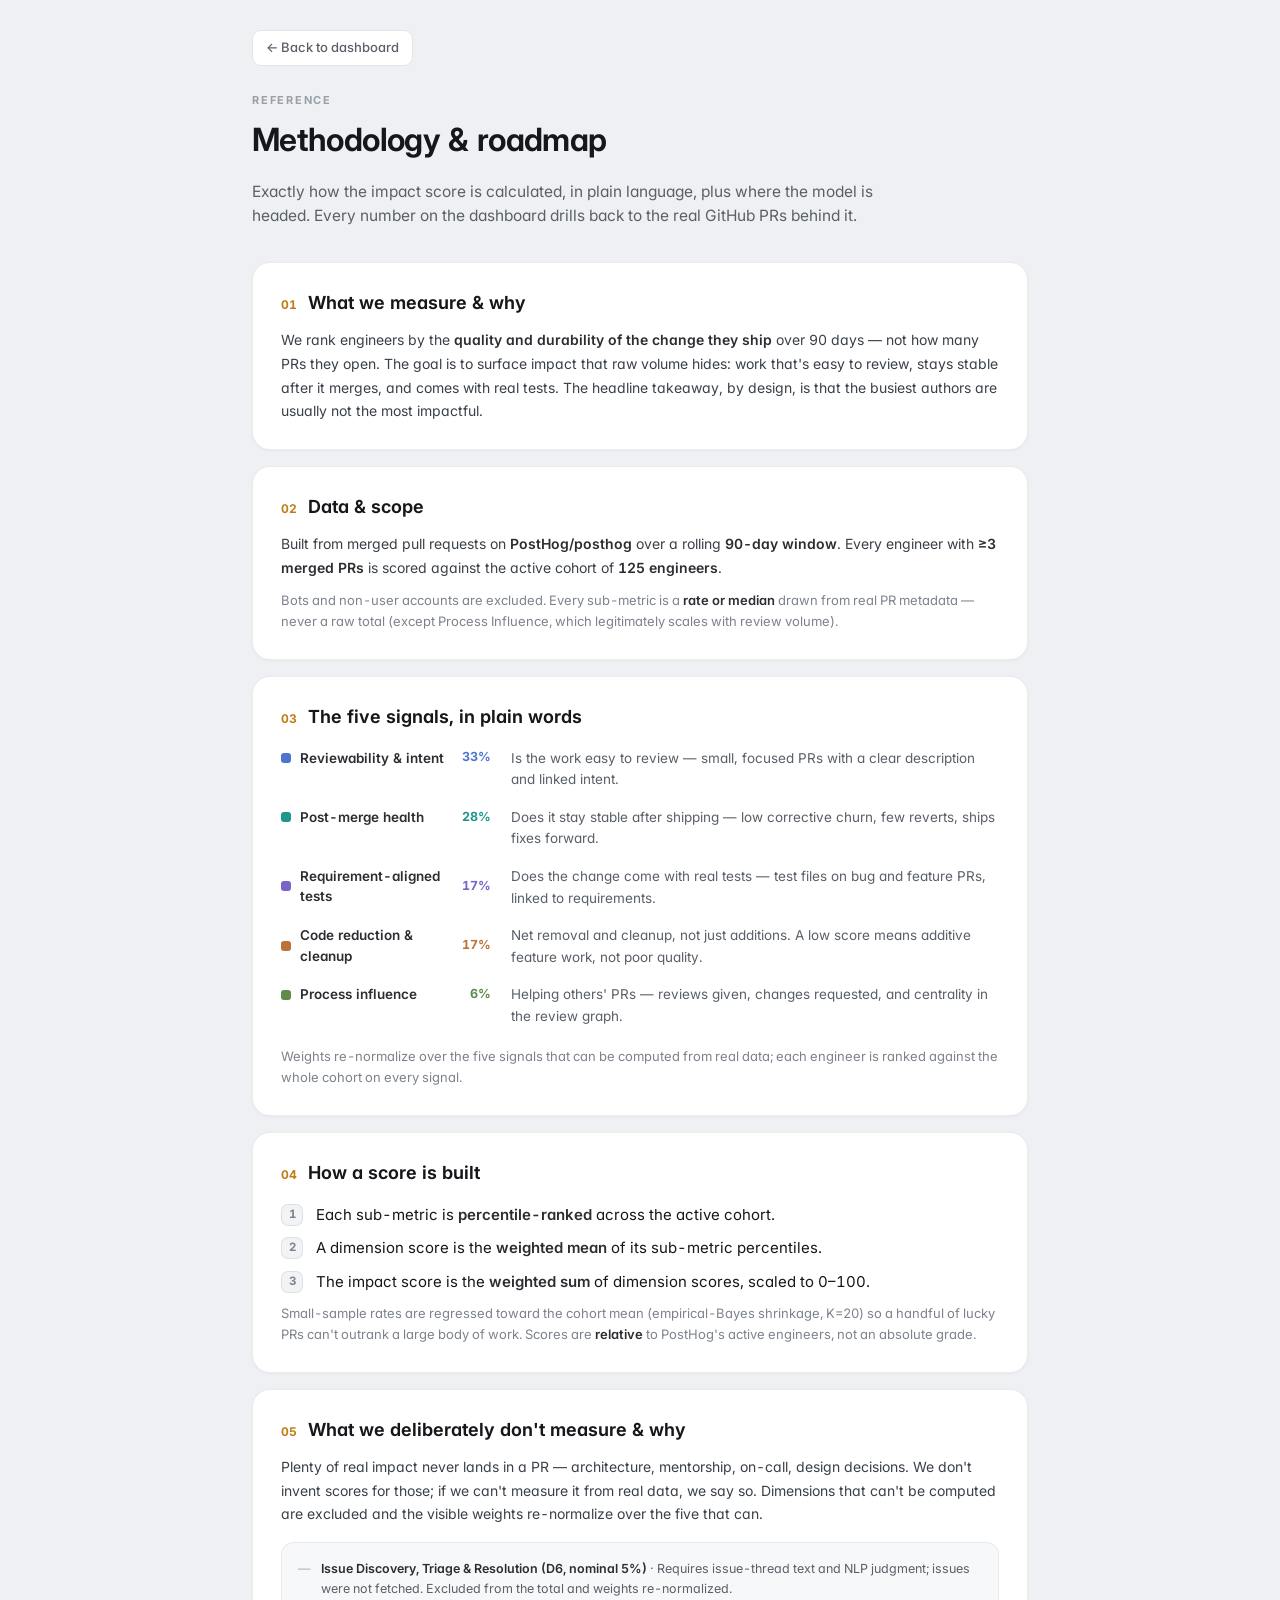
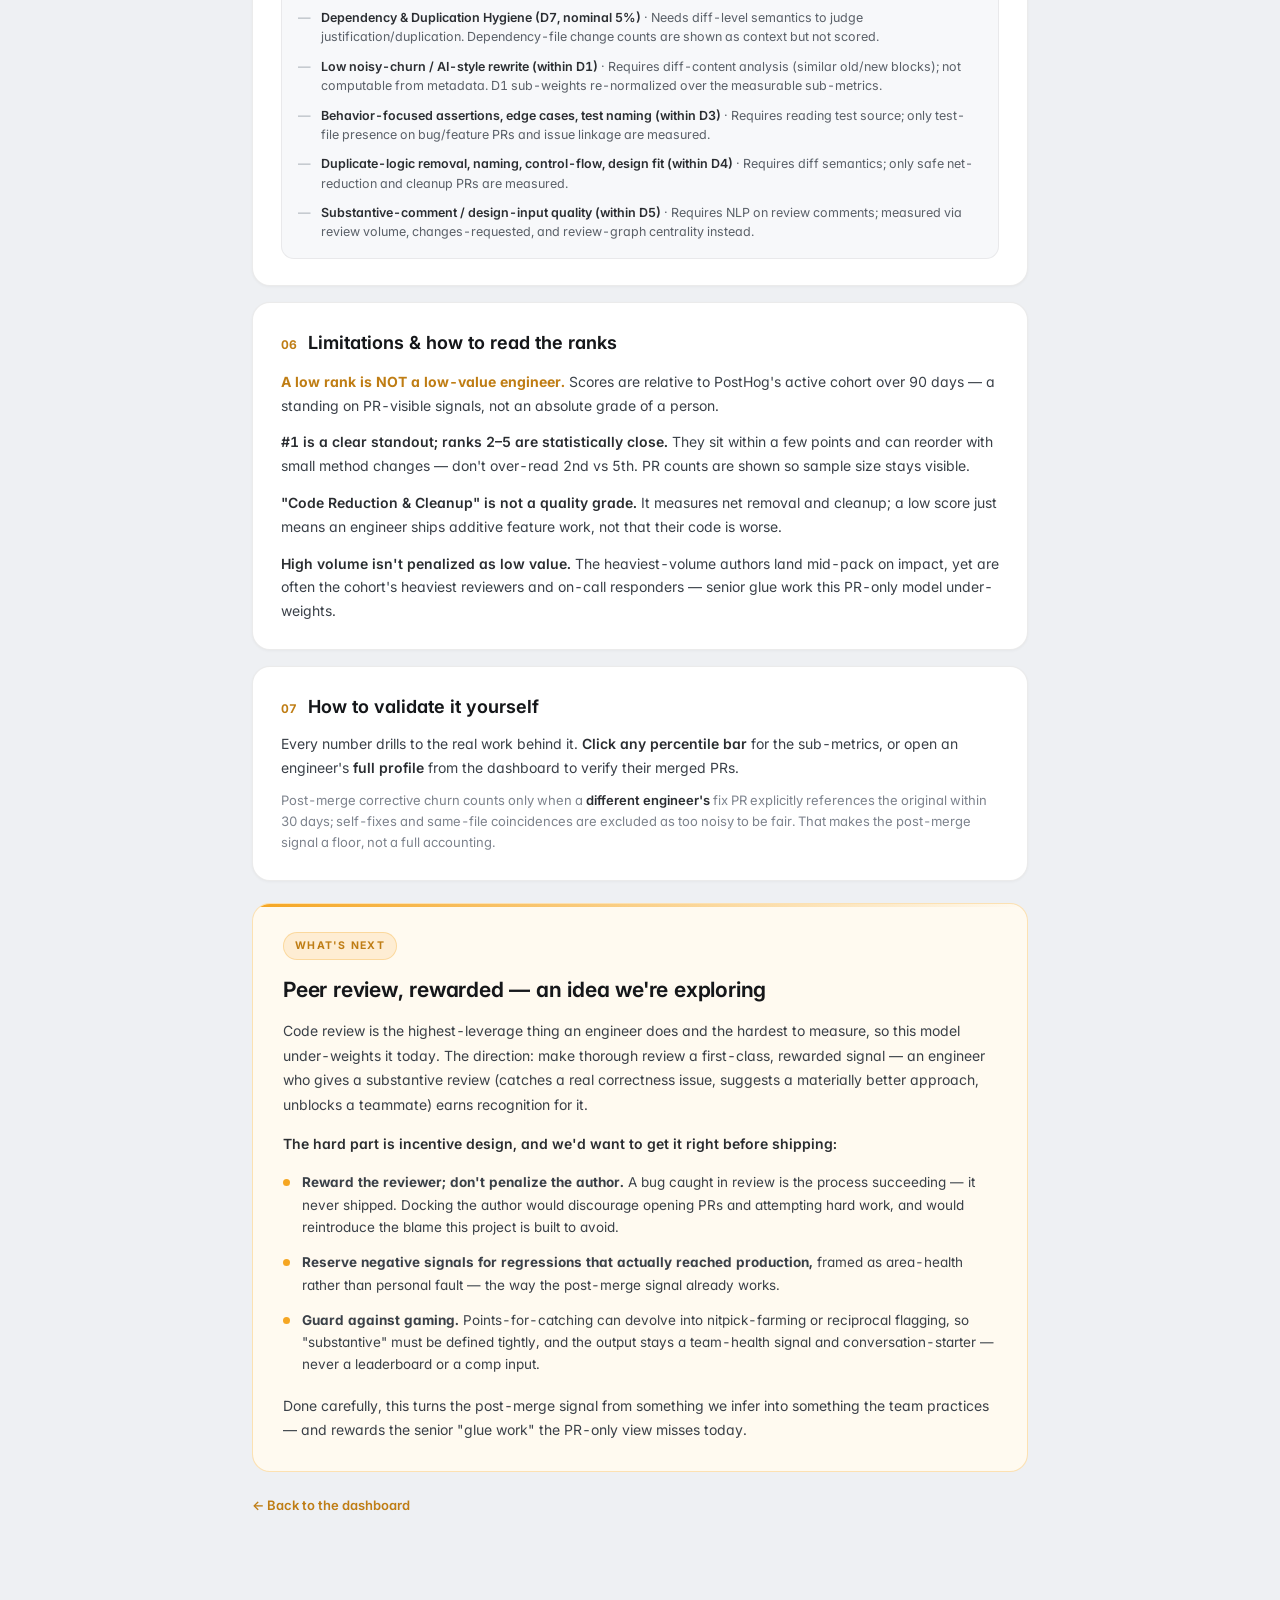
<file: methodology.html>
<!DOCTYPE html>
<html lang="en">
<head>
<meta charset="utf-8">
<meta name="viewport" content="width=device-width, initial-scale=1">
<title>Methodology &amp; roadmap — BlameLess</title>
<link rel="preconnect" href="https://fonts.googleapis.com">
<link rel="preconnect" href="https://fonts.gstatic.com" crossorigin>
<link href="https://fonts.googleapis.com/css2?family=Inter:wght@400;500;600;700&display=swap" rel="stylesheet">
<link rel="stylesheet" href="styles.css">
</head>
<body>
<div class="bl-method-page">
  <a href="index.html" class="bl-back-link">&larr; Back to dashboard</a>

  <div class="bl-method-intro">
    <div class="bl-section-eyebrow">Reference</div>
    <h1 class="bl-section-title" style="font-size:32px">Methodology &amp; roadmap</h1>
    <p class="bl-subtitle" style="max-width:660px">Exactly how the impact score is calculated, in plain language, plus where the model is headed. Every number on the dashboard drills back to the real GitHub PRs behind it.</p>
  </div>

  <div class="bl-method-sections">
    <section class="bl-method-card">
      <div class="bl-method-card-head"><span class="bl-method-num">01</span><h2>What we measure &amp; why</h2></div>
      <p>We rank engineers by the <b>quality and durability of the change they ship</b> over 90 days — not how many PRs they open. The goal is to surface impact that raw volume hides: work that's easy to review, stays stable after it merges, and comes with real tests. The headline takeaway, by design, is that the busiest authors are usually not the most impactful.</p>
    </section>

    <section class="bl-method-card">
      <div class="bl-method-card-head"><span class="bl-method-num">02</span><h2>Data &amp; scope</h2></div>
      <p id="data-scope">Built from merged pull requests on <b>PostHog/posthog</b> over a rolling <b>90-day window</b>. Every engineer with <b>≥3 merged PRs</b> is scored against the active cohort.</p>
      <p class="sm">Bots and non-user accounts are excluded. Every sub-metric is a <b>rate or median</b> drawn from real PR metadata — never a raw total (except Process Influence, which legitimately scales with review volume).</p>
    </section>

    <section class="bl-method-card">
      <div class="bl-method-card-head"><span class="bl-method-num">03</span><h2>The five signals, in plain words</h2></div>
      <div class="bl-signal-list" id="signals"></div>
      <p class="sm" style="margin-top:18px">Weights re-normalize over the five signals that can be computed from real data; each engineer is ranked against the whole cohort on every signal.</p>
    </section>

    <section class="bl-method-card">
      <div class="bl-method-card-head"><span class="bl-method-num">04</span><h2>How a score is built</h2></div>
      <div class="bl-steps">
        <div class="bl-step"><span class="bl-step-num">1</span><span>Each sub-metric is <b>percentile-ranked</b> across the active cohort.</span></div>
        <div class="bl-step"><span class="bl-step-num">2</span><span>A dimension score is the <b>weighted mean</b> of its sub-metric percentiles.</span></div>
        <div class="bl-step"><span class="bl-step-num">3</span><span>The impact score is the <b>weighted sum</b> of dimension scores, scaled to 0–100.</span></div>
      </div>
      <p class="sm">Small-sample rates are regressed toward the cohort mean (empirical-Bayes shrinkage, K=20) so a handful of lucky PRs can't outrank a large body of work. Scores are <b>relative</b> to PostHog's active engineers, not an absolute grade.</p>
    </section>

    <section class="bl-method-card">
      <div class="bl-method-card-head"><span class="bl-method-num">05</span><h2>What we deliberately don't measure &amp; why</h2></div>
      <p>Plenty of real impact never lands in a PR — architecture, mentorship, on-call, design decisions. We don't invent scores for those; if we can't measure it from real data, we say so. Dimensions that can't be computed are excluded and the visible weights re-normalize over the five that can.</p>
      <div class="bl-not-measured" id="not-measured"></div>
    </section>

    <section class="bl-method-card">
      <div class="bl-method-card-head"><span class="bl-method-num">06</span><h2>Limitations &amp; how to read the ranks</h2></div>
      <div style="display:flex;flex-direction:column;gap:13px;margin-top:14px;font-size:13.5px;line-height:1.65;color:var(--muted)">
        <p style="margin:0"><b class="amber">A low rank is NOT a low-value engineer.</b> Scores are relative to PostHog's active cohort over 90 days — a standing on PR-visible signals, not an absolute grade of a person.</p>
        <p style="margin:0"><b>#1 is a clear standout; ranks 2–5 are statistically close.</b> They sit within a few points and can reorder with small method changes — don't over-read 2nd vs 5th. PR counts are shown so sample size stays visible.</p>
        <p style="margin:0"><b>"Code Reduction &amp; Cleanup" is not a quality grade.</b> It measures net removal and cleanup; a low score just means an engineer ships additive feature work, not that their code is worse.</p>
        <p style="margin:0"><b>High volume isn't penalized as low value.</b> The heaviest-volume authors land mid-pack on impact, yet are often the cohort's heaviest reviewers and on-call responders — senior glue work this PR-only model under-weights.</p>
      </div>
    </section>

    <section class="bl-method-card">
      <div class="bl-method-card-head"><span class="bl-method-num">07</span><h2>How to validate it yourself</h2></div>
      <p>Every number drills to the real work behind it. <b>Click any percentile bar</b> for the sub-metrics, or open an engineer's <b>full profile</b> from the dashboard to verify their merged PRs.</p>
      <p class="sm">Post-merge corrective churn counts only when a <b>different engineer's</b> fix PR explicitly references the original within 30 days; self-fixes and same-file coincidences are excluded as too noisy to be fair. That makes the post-merge signal a floor, not a full accounting.</p>
    </section>

    <section class="bl-roadmap">
      <span class="bl-roadmap-badge">What's next</span>
      <h2>Peer review, rewarded — an idea we're exploring</h2>
      <p>Code review is the highest-leverage thing an engineer does and the hardest to measure, so this model under-weights it today. The direction: make thorough review a first-class, rewarded signal — an engineer who gives a substantive review (catches a real correctness issue, suggests a materially better approach, unblocks a teammate) earns recognition for it.</p>
      <p style="margin:16px 0 12px;font-size:14px;line-height:1.6;color:var(--ink2);font-weight:600">The hard part is incentive design, and we'd want to get it right before shipping:</p>
      <div class="bl-roadmap-bullets">
        <div class="bl-roadmap-bullet"><span class="bl-roadmap-bullet-dot"></span><span><b>Reward the reviewer; don't penalize the author.</b> A bug caught in review is the process succeeding — it never shipped. Docking the author would discourage opening PRs and attempting hard work, and would reintroduce the blame this project is built to avoid.</span></div>
        <div class="bl-roadmap-bullet"><span class="bl-roadmap-bullet-dot"></span><span><b>Reserve negative signals for regressions that actually reached production,</b> framed as area-health rather than personal fault — the way the post-merge signal already works.</span></div>
        <div class="bl-roadmap-bullet"><span class="bl-roadmap-bullet-dot"></span><span><b>Guard against gaming.</b> Points-for-catching can devolve into nitpick-farming or reciprocal flagging, so "substantive" must be defined tightly, and the output stays a team-health signal and conversation-starter — never a leaderboard or a comp input.</span></div>
      </div>
      <p>Done carefully, this turns the post-merge signal from something we infer into something the team practices — and rewards the senior "glue work" the PR-only view misses today.</p>
    </section>

    <a href="index.html" class="bl-method-back">&larr; Back to the dashboard</a>
  </div>
</div>
<script src="methodology.js"></script>
</body>
</html>
</file>
<file: styles.css>
:root {
  --bg: #eef0f3;
  --ink: #15171a;
  --ink2: #2a2d31;
  --ink3: #3a4048;
  --muted: #5a6068;
  --faint: #9aa0a8;
  --faint2: #aab0b8;
  --faint3: #7d838d;
  --accent: #f5a623;
  --accent-dark: #bf7d14;
  --accent-muted: #a5681a;
  --card: #ffffff;
  --border: rgba(0, 0, 0, 0.08);
  --border-strong: rgba(0, 0, 0, 0.12);
  --track: #eceef1;
  --surface: #f1f3f5;
  --surface2: #f7f8fa;
  --d1: #4f74cf;
  --d2: #1f968a;
  --d3: #7a64c8;
  --d4: #bd7338;
  --d5: #5f8a47;
  --maxw: 1220px;
  --radius: 16px;
  --radius-lg: 18px;
  --radius-xl: 20px;
}

* { box-sizing: border-box; }

html { scroll-behavior: smooth; }

body {
  margin: 0;
  background: var(--bg);
  color: var(--ink);
  font-family: 'Inter', system-ui, -apple-system, sans-serif;
  font-size: 15px;
  line-height: 1.5;
  -webkit-font-smoothing: antialiased;
  font-feature-settings: 'tnum' 1, 'cv11' 1;
}

a { color: inherit; text-decoration: none; }
a:hover { text-decoration: none; }

::selection { background: rgba(245, 166, 35, 0.25); }

@keyframes blpulse {
  0%, 100% { opacity: 0.45; }
  50% { opacity: 1; }
}

@keyframes blfade {
  from { opacity: 0; transform: translateY(8px); }
  to { opacity: 1; transform: none; }
}

@keyframes blnudge {
  0%, 100% { transform: translateY(0); }
  50% { transform: translateY(4px); }
}

.bl-scroll::-webkit-scrollbar { height: 9px; width: 9px; }
.bl-scroll::-webkit-scrollbar-thumb { background: rgba(0, 0, 0, 0.16); border-radius: 9px; }
.bl-scroll::-webkit-scrollbar-track { background: transparent; }

#app {
  max-width: var(--maxw);
  margin: 0 auto;
  padding: 44px 32px 90px;
}

/* Header */
.bl-header {
  display: flex;
  justify-content: space-between;
  align-items: flex-start;
  gap: 40px;
  flex-wrap: wrap;
}

.bl-header-main { max-width: 660px; }

.bl-eyebrow {
  display: flex;
  align-items: center;
  gap: 10px;
  font-size: 11px;
  font-weight: 700;
  letter-spacing: 0.16em;
  text-transform: uppercase;
  color: var(--faint);
}

.bl-eyebrow-brand {
  display: inline-flex;
  align-items: center;
  gap: 7px;
  color: var(--accent-dark);
}

.bl-eyebrow-dot {
  width: 7px;
  height: 7px;
  border-radius: 50%;
  background: var(--accent);
  animation: blpulse 2.4s ease-in-out infinite;
}

.bl-eyebrow-sep { color: #cdd2d8; }

.bl-title {
  margin: 14px 0 0;
  font-size: 38px;
  line-height: 1.08;
  font-weight: 700;
  letter-spacing: -0.025em;
  color: var(--ink);
}

.bl-subtitle {
  margin: 16px 0 0;
  font-size: 15.5px;
  line-height: 1.55;
  color: var(--muted);
  max-width: 560px;
}

.bl-subtitle strong { color: var(--ink2); font-weight: 600; }

.bl-header-meta {
  text-align: right;
  padding-top: 4px;
}

.bl-repo {
  font-size: 13px;
  font-weight: 600;
  letter-spacing: 0.02em;
  color: var(--ink3);
}

.bl-report-label {
  font-size: 12px;
  color: var(--faint);
  margin-top: 3px;
}

/* Chips */
.bl-chips {
  display: flex;
  flex-wrap: wrap;
  gap: 8px;
  margin-top: 26px;
}

.bl-chip {
  display: inline-flex;
  align-items: baseline;
  gap: 7px;
  padding: 7px 13px;
  border: 1px solid var(--border);
  border-radius: 999px;
  background: var(--card);
  font-size: 12.5px;
  color: var(--faint3);
}

.bl-chip-k {
  text-transform: uppercase;
  letter-spacing: 0.07em;
  font-size: 10.5px;
  color: var(--faint2);
}

.bl-chip b { color: var(--ink2); font-weight: 600; }

/* Slideshow */
.bl-slideshow {
  margin-top: 40px;
  border: 1px solid var(--border);
  border-radius: var(--radius-lg);
  background: linear-gradient(180deg, rgba(245, 166, 35, 0.035), rgba(245, 166, 35, 0) 160px), var(--card);
  padding: 24px 28px 22px;
  outline: none;
}

.bl-slideshow:focus { border-color: rgba(245, 166, 35, 0.4); }

.bl-slideshow-top {
  display: flex;
  align-items: center;
  justify-content: space-between;
  gap: 16px;
}

.bl-slideshow-label {
  display: flex;
  align-items: center;
  gap: 9px;
  font-size: 11px;
  font-weight: 700;
  letter-spacing: 0.16em;
  text-transform: uppercase;
  color: var(--accent-dark);
}

.bl-slideshow-label-dot {
  width: 6px;
  height: 6px;
  border-radius: 50%;
  background: var(--accent);
}

.bl-slideshow-label-muted { color: #cdd2d8; font-weight: 600; }
.bl-slideshow-label-faint { color: var(--faint); }

.bl-slide-counter {
  font-size: 11px;
  font-weight: 700;
  letter-spacing: 0.12em;
  color: var(--faint2);
  font-feature-settings: 'tnum' 1;
}

.bl-slide-stage {
  position: relative;
  min-height: 206px;
  margin-top: 14px;
}

.bl-slide {
  position: absolute;
  inset: 0;
  display: flex;
  align-items: center;
  gap: 26px;
  opacity: 0;
  transform: translateY(6px);
  pointer-events: none;
  z-index: 1;
  transition: opacity 0.4s ease, transform 0.4s ease;
}

.bl-slide.active {
  opacity: 1;
  transform: translateY(0);
  pointer-events: auto;
  z-index: 2;
}

.bl-slide-num {
  flex-shrink: 0;
  font-size: 60px;
  font-weight: 700;
  line-height: 0.85;
  letter-spacing: -0.04em;
  color: rgba(245, 166, 35, 0.16);
  width: 62px;
  font-feature-settings: 'tnum' 1;
}

.bl-slide-body { flex: 1; min-width: 0; }

.bl-slide-head {
  margin: 0;
  font-size: 24px;
  line-height: 1.18;
  font-weight: 650;
  letter-spacing: -0.02em;
  color: var(--ink);
  text-wrap: balance;
}

.bl-slide-text {
  margin: 11px 0 0;
  font-size: 15px;
  line-height: 1.55;
  color: var(--muted);
  max-width: 620px;
  text-wrap: pretty;
}

.bl-slide-cta {
  display: inline-flex;
  align-items: center;
  gap: 9px;
  margin-top: 16px;
  padding: 9px 15px;
  border-radius: 999px;
  background: rgba(245, 166, 35, 0.1);
  border: 1px solid rgba(245, 166, 35, 0.3);
  font-size: 13.5px;
  font-weight: 650;
  color: var(--accent-dark);
}

.bl-slide-cta-arrow {
  display: inline-flex;
  animation: blnudge 1.6s ease-in-out infinite;
}

.bl-slide-bars {
  display: flex;
  flex-direction: column;
  gap: 8px;
  margin-top: 14px;
  max-width: 580px;
}

.bl-slide-bar-row {
  display: grid;
  grid-template-columns: 236px 1fr 40px;
  align-items: center;
  gap: 13px;
}

.bl-slide-bar-label {
  font-size: 12.5px;
  color: var(--ink3);
  white-space: nowrap;
  overflow: hidden;
  text-overflow: ellipsis;
}

.bl-slide-bar-track {
  position: relative;
  height: 8px;
  border-radius: 6px;
  background: var(--track);
  overflow: hidden;
}

.bl-slide-bar-fill {
  position: absolute;
  left: 0;
  top: 0;
  bottom: 0;
  border-radius: 6px;
}

.bl-slide-bar-pct {
  font-size: 12.5px;
  font-weight: 600;
  color: var(--ink2);
  text-align: right;
  font-feature-settings: 'tnum' 1;
}

.bl-slide-foot {
  margin-top: 5px;
  font-size: 12px;
  color: var(--faint);
}

.bl-slide-controls {
  display: flex;
  align-items: center;
  justify-content: space-between;
  gap: 16px;
  margin-top: 6px;
  padding-top: 16px;
  border-top: 1px solid rgba(0, 0, 0, 0.06);
}

.bl-slide-btn {
  display: inline-flex;
  align-items: center;
  justify-content: center;
  width: 34px;
  height: 34px;
  border-radius: 9px;
  border: 1px solid var(--border-strong);
  background: var(--surface);
  color: var(--muted);
  font-size: 16px;
  cursor: pointer;
  line-height: 1;
  flex-shrink: 0;
}

.bl-slide-btn:hover {
  background: #e6e9ed;
  color: var(--ink2);
  border-color: rgba(0, 0, 0, 0.2);
}

.bl-slide-dots {
  display: flex;
  align-items: center;
  gap: 9px;
}

.bl-slide-dot {
  height: 7px;
  width: 7px;
  border-radius: 999px;
  border: none;
  background: rgba(0, 0, 0, 0.18);
  cursor: pointer;
  padding: 0;
  transition: width 0.3s ease, background 0.3s ease;
}

.bl-slide-dot.active {
  width: 26px;
  background: var(--accent);
}

/* Methodology link */
.bl-methodology-section { margin-top: 40px; }

.bl-methodology-link {
  display: flex;
  align-items: center;
  gap: 18px;
  padding: 20px 24px;
  border: 1px solid var(--border);
  border-radius: var(--radius);
  background: var(--card);
  box-shadow: 0 1px 3px rgba(0, 0, 0, 0.04);
  transition: border-color 0.15s, box-shadow 0.15s;
}

.bl-methodology-link:hover {
  border-color: rgba(245, 166, 35, 0.45);
  box-shadow: 0 2px 12px rgba(245, 166, 35, 0.14);
}

.bl-methodology-icon {
  flex-shrink: 0;
  display: inline-flex;
  align-items: center;
  justify-content: center;
  width: 46px;
  height: 46px;
  border-radius: 12px;
  background: rgba(245, 166, 35, 0.12);
  border: 1px solid rgba(245, 166, 35, 0.28);
}

.bl-methodology-text { min-width: 0; flex: 1; }

.bl-methodology-title {
  font-size: 15px;
  font-weight: 650;
  color: var(--ink);
}

.bl-methodology-desc {
  font-size: 13px;
  line-height: 1.5;
  color: var(--faint3);
  margin-top: 3px;
}

.bl-methodology-cta {
  flex-shrink: 0;
  display: inline-flex;
  align-items: center;
  gap: 8px;
  padding: 10px 16px;
  border-radius: 10px;
  background: rgba(245, 166, 35, 0.12);
  border: 1px solid rgba(245, 166, 35, 0.32);
  font-size: 12.5px;
  font-weight: 600;
  color: var(--accent-dark);
  white-space: nowrap;
}

/* Top 5 section */
.bl-top5-section { margin-top: 58px; }

.bl-section-eyebrow {
  font-size: 11px;
  font-weight: 700;
  letter-spacing: 0.16em;
  text-transform: uppercase;
  color: var(--faint);
}

.bl-section-title {
  margin: 8px 0 0;
  font-size: 25px;
  font-weight: 650;
  letter-spacing: -0.02em;
  color: var(--ink);
}

.bl-section-note {
  margin: 0 0 14px;
  font-size: 13px;
  color: var(--faint3);
}

/* Lead card */
.bl-lead-card {
  margin-top: 22px;
  border: 1px solid rgba(245, 166, 35, 0.22);
  border-radius: var(--radius-xl);
  background: linear-gradient(180deg, rgba(245, 166, 35, 0.04), rgba(245, 166, 35, 0) 220px), var(--card);
  padding: 30px;
  display: grid;
  grid-template-columns: 250px 250px 1fr;
  gap: 30px;
  align-items: center;
  animation: blfade 0.4s ease both;
}

.bl-lead-rank-row {
  display: flex;
  align-items: center;
  gap: 10px;
}

.bl-lead-rank {
  font-size: 54px;
  font-weight: 700;
  line-height: 0.9;
  color: var(--accent-dark);
  letter-spacing: -0.04em;
}

.bl-standout-badge {
  display: inline-flex;
  align-items: center;
  gap: 6px;
  padding: 5px 11px;
  border-radius: 999px;
  background: rgba(245, 166, 35, 0.13);
  border: 1px solid rgba(245, 166, 35, 0.3);
  font-size: 10.5px;
  font-weight: 700;
  letter-spacing: 0.08em;
  text-transform: uppercase;
  color: var(--accent-dark);
}

.bl-lead-who {
  display: flex;
  align-items: center;
  gap: 13px;
  margin-top: 20px;
}

.bl-lead-who:hover .bl-lead-name { color: var(--accent-dark); }

.bl-lead-avatar {
  width: 54px;
  height: 54px;
  border-radius: 50%;
  border: 2px solid rgba(245, 166, 35, 0.35);
  object-fit: cover;
}

.bl-lead-name {
  font-size: 19px;
  font-weight: 650;
  color: var(--ink);
  transition: color 0.12s;
}

.bl-lead-login {
  font-size: 12.5px;
  color: var(--faint3);
}

.bl-lead-login span { color: var(--muted); }

.bl-lead-score-row {
  display: flex;
  align-items: baseline;
  gap: 4px;
  margin-top: 22px;
}

.bl-lead-score {
  font-size: 52px;
  font-weight: 700;
  letter-spacing: -0.03em;
  color: var(--ink);
  line-height: 1;
}

.bl-lead-score-denom {
  font-size: 18px;
  color: var(--faint);
  font-weight: 500;
}

.bl-lead-score-label {
  font-size: 11px;
  letter-spacing: 0.1em;
  text-transform: uppercase;
  color: var(--faint2);
  margin-top: 2px;
}

.bl-stat-pills {
  display: flex;
  gap: 8px;
  margin-top: 18px;
  flex-wrap: wrap;
}

.bl-stat-pill {
  padding: 6px 10px;
  border-radius: 8px;
  background: var(--surface);
  border: 1px solid var(--border);
  font-size: 12px;
  color: var(--muted);
}

.bl-stat-pill.accent {
  background: rgba(245, 166, 35, 0.1);
  border-color: rgba(245, 166, 35, 0.22);
  color: var(--ink2);
}

.bl-stat-pill.accent b { color: var(--accent-dark); font-weight: 700; }
.bl-stat-pill b { color: var(--ink3); font-weight: 600; }

.bl-lead-strength {
  margin-top: 16px;
  font-size: 12.5px;
  color: var(--faint3);
}

.bl-lead-strength b { color: var(--ink3); font-weight: 600; }

.bl-profile-btn {
  display: inline-flex;
  align-items: center;
  gap: 7px;
  margin-top: 18px;
  padding: 9px 15px;
  border-radius: 10px;
  background: rgba(245, 166, 35, 0.12);
  border: 1px solid rgba(245, 166, 35, 0.32);
  font-size: 12.5px;
  font-weight: 600;
  color: var(--accent-dark);
  transition: background 0.12s;
}

.bl-profile-btn:hover { background: rgba(245, 166, 35, 0.2); }

.bl-lead-radar {
  display: flex;
  align-items: center;
  justify-content: center;
}

.bl-lead-bars-header {
  display: flex;
  align-items: baseline;
  justify-content: space-between;
}

.bl-lead-bars-title {
  font-size: 11px;
  font-weight: 700;
  letter-spacing: 0.12em;
  text-transform: uppercase;
  color: var(--faint2);
}

.bl-lead-bars-peers {
  font-size: 11px;
  color: var(--faint);
}

.bl-pct-bars {
  display: flex;
  flex-direction: column;
  gap: 15px;
  margin-top: 16px;
}

.bl-pct-bar { cursor: pointer; }

.bl-pct-bar-top {
  display: flex;
  align-items: center;
  justify-content: space-between;
  margin-bottom: 6px;
}

.bl-pct-bar-label {
  display: inline-flex;
  align-items: center;
  gap: 8px;
  font-size: 13px;
  font-weight: 500;
  color: var(--ink3);
}

.bl-pct-dot {
  width: 9px;
  height: 9px;
  border-radius: 3px;
  flex-shrink: 0;
}

.bl-pct-val {
  font-size: 13.5px;
  font-weight: 700;
  color: var(--ink2);
}

.bl-pct-val-suffix {
  font-size: 10.5px;
  color: var(--faint2);
  font-weight: 500;
}

.bl-pct-track {
  position: relative;
  display: block;
  height: 10px;
  border-radius: 6px;
  background: var(--track);
  overflow: hidden;
}

.bl-pct-track.sm { height: 5px; }

.bl-pct-fill {
  position: absolute;
  left: 0;
  top: 0;
  bottom: 0;
  border-radius: 6px;
}

.bl-pct-median {
  position: absolute;
  left: 50%;
  top: -2px;
  bottom: -2px;
  width: 1.5px;
  background: rgba(0, 0, 0, 0.3);
}

.bl-pct-track.sm .bl-pct-median {
  top: -1px;
  bottom: -1px;
  width: 1px;
  background: rgba(0, 0, 0, 0.32);
}

.bl-lead-bars-foot {
  margin-top: 16px;
  font-size: 11.5px;
  color: var(--faint);
}

/* Tie banners */
.bl-tie-banners {
  display: flex;
  flex-wrap: wrap;
  gap: 10px;
  margin: 18px 0 16px;
}

.bl-tie-banner {
  display: inline-flex;
  align-items: center;
  gap: 8px;
  padding: 9px 14px;
  border-radius: 10px;
  font-size: 12.5px;
}

.bl-tie-banner.amber {
  background: rgba(245, 166, 35, 0.08);
  border: 1px solid rgba(245, 166, 35, 0.2);
  color: var(--accent-muted);
}

.bl-tie-banner.amber b { color: var(--accent-dark); font-weight: 700; }

.bl-tie-banner.gray {
  background: var(--surface);
  border: 1px solid var(--border);
  color: var(--muted);
}

.bl-tie-banner.gray b { color: var(--ink3); font-weight: 600; }

/* Impact cards grid */
.bl-impact-grid {
  display: grid;
  grid-template-columns: repeat(4, 1fr);
  gap: 14px;
}

.bl-impact-card {
  border: 1px solid var(--border);
  border-radius: var(--radius);
  background: var(--card);
  padding: 18px;
  display: flex;
  flex-direction: column;
  height: 100%;
  animation: blfade 0.4s ease both;
}

.bl-impact-card-top {
  display: flex;
  align-items: center;
  gap: 10px;
}

.bl-impact-rank {
  font-size: 13px;
  font-weight: 700;
  color: var(--faint);
  width: 24px;
}

.bl-impact-who {
  display: flex;
  align-items: center;
  gap: 10px;
  flex: 1;
  min-width: 0;
}

.bl-impact-who:hover .bl-impact-name { color: var(--accent-dark); }

.bl-impact-avatar {
  width: 38px;
  height: 38px;
  border-radius: 50%;
  border: 1px solid var(--border-strong);
  object-fit: cover;
  flex-shrink: 0;
}

.bl-impact-name {
  font-size: 14px;
  font-weight: 600;
  color: var(--ink2);
  white-space: nowrap;
  overflow: hidden;
  text-overflow: ellipsis;
  transition: color 0.12s;
}

.bl-impact-login {
  font-size: 11.5px;
  color: var(--faint);
  white-space: nowrap;
  overflow: hidden;
  text-overflow: ellipsis;
}

.bl-impact-score-row {
  display: flex;
  align-items: baseline;
  gap: 5px;
  margin-top: 14px;
}

.bl-impact-score {
  font-size: 30px;
  font-weight: 700;
  letter-spacing: -0.02em;
  color: var(--ink);
  line-height: 1;
}

.bl-impact-score-denom {
  font-size: 13px;
  color: var(--faint2);
}

.bl-impact-meta {
  margin-left: auto;
  font-size: 11.5px;
  color: var(--faint3);
}

.bl-impact-meta b { color: var(--muted); font-weight: 600; }

.bl-impact-radar {
  display: flex;
  justify-content: center;
  margin: 10px 0 4px;
}

.bl-mini-bars {
  display: flex;
  flex-direction: column;
  gap: 6px;
  margin-top: 6px;
}

.bl-mini-bar {
  cursor: pointer;
  display: grid;
  grid-template-columns: 74px 1fr 22px;
  align-items: center;
  gap: 8px;
}

.bl-mini-bar-label {
  font-size: 10.5px;
  color: var(--faint3);
  white-space: nowrap;
  overflow: hidden;
  text-overflow: ellipsis;
}

.bl-mini-bar-pct {
  font-size: 10.5px;
  font-weight: 600;
  color: #4f5660;
  text-align: right;
}

.bl-impact-profile-link {
  margin-top: 16px;
  padding-top: 13px;
  border-top: 1px solid rgba(0, 0, 0, 0.06);
  display: flex;
  align-items: center;
  justify-content: space-between;
  font-size: 12px;
  font-weight: 600;
  color: var(--accent-dark);
  transition: color 0.12s;
}

.bl-impact-profile-link:hover { color: #d9920f; }

/* Supporting table */
.bl-supporting-section { margin-top: 58px; }

.bl-table-wrap {
  border: 1px solid var(--border);
  border-radius: var(--radius);
  background: var(--card);
  overflow-x: auto;
}

.bl-supporting-table {
  width: 100%;
  border-collapse: collapse;
  min-width: 1000px;
}

.bl-supporting-table thead tr { background: var(--surface2); }

.bl-supporting-table th {
  text-align: left;
  padding: 13px 8px;
  font-size: 10.5px;
  font-weight: 700;
  letter-spacing: 0.1em;
  text-transform: uppercase;
  color: var(--faint2);
}

.bl-supporting-table th:first-child { padding-left: 16px; }
.bl-supporting-table th:last-child { padding-right: 16px; }
.bl-supporting-table th.num { text-align: right; padding-left: 12px; padding-right: 12px; }

.bl-supporting-table td {
  padding: 11px 8px;
  border-top: 1px solid rgba(0, 0, 0, 0.05);
  font-size: 13px;
}

.bl-supporting-table td:first-child {
  padding-left: 16px;
  font-weight: 600;
  color: var(--faint);
}

.bl-supporting-table td.num {
  text-align: right;
  padding-left: 12px;
  padding-right: 12px;
}

.bl-supporting-table td.score {
  font-size: 14px;
  font-weight: 600;
  color: var(--ink2);
}

.bl-supporting-table td.vol { color: var(--faint3); }

.bl-supporting-table td.strength {
  padding-right: 16px;
  font-size: 12px;
  color: var(--faint3);
  white-space: nowrap;
}

.bl-supporting-table tr:hover td { background: rgba(0, 0, 0, 0.02); }

.bl-table-engineer {
  display: flex;
  align-items: center;
  gap: 10px;
}

.bl-table-engineer:hover .bl-table-name { color: var(--accent-dark); }

.bl-table-avatar {
  width: 26px;
  height: 26px;
  border-radius: 50%;
  border: 1px solid var(--border-strong);
  object-fit: cover;
}

.bl-table-name {
  font-size: 13.5px;
  font-weight: 500;
  color: var(--ink2);
  white-space: nowrap;
  transition: color 0.12s;
}

.bl-table-arrow {
  font-size: 11px;
  color: var(--accent-dark);
}

.bl-table-mini {
  cursor: pointer;
  padding: 11px 8px;
}

.bl-table-mini:hover { background: rgba(0, 0, 0, 0.03); }

.bl-table-mini-inner {
  display: flex;
  align-items: center;
  gap: 9px;
}

.bl-table-mini-track {
  position: relative;
  flex-shrink: 0;
  width: 50px;
  height: 5px;
  border-radius: 4px;
  background: var(--track);
  overflow: hidden;
}

.bl-table-mini-fill {
  position: absolute;
  left: 0;
  top: 0;
  bottom: 0;
  border-radius: 4px;
}

.bl-table-mini-median {
  position: absolute;
  left: 50%;
  top: 0;
  bottom: 0;
  width: 1px;
  background: rgba(0, 0, 0, 0.22);
}

.bl-table-mini-pct {
  font-size: 12px;
  font-weight: 600;
  color: var(--ink3);
  min-width: 16px;
}

/* Footer */
.bl-footer {
  margin-top: 48px;
  padding-top: 22px;
  border-top: 1px solid rgba(0, 0, 0, 0.06);
  font-size: 12px;
  color: var(--faint2);
  line-height: 1.6;
  text-align: left;
}

/* Modal */
.modal {
  position: fixed;
  inset: 0;
  z-index: 50;
  background: rgba(20, 22, 26, 0.5);
  backdrop-filter: blur(4px);
  display: flex;
  align-items: center;
  justify-content: center;
  padding: 24px;
  animation: blfade 0.18s ease both;
}

.modal.hidden { display: none; }

.modal-card {
  width: 100%;
  max-width: 540px;
  max-height: 86vh;
  overflow: auto;
  background: var(--card);
  border: 1px solid var(--border-strong);
  border-radius: var(--radius-lg);
  padding: 26px;
  box-shadow: 0 30px 80px rgba(0, 0, 0, 0.6);
  position: relative;
}

.modal-header {
  display: flex;
  justify-content: space-between;
  align-items: flex-start;
  gap: 16px;
}

.modal-dim {
  font-size: 11px;
  font-weight: 700;
  letter-spacing: 0.1em;
  text-transform: uppercase;
}

.modal h3 {
  margin: 6px 0 0;
  font-size: 19px;
  font-weight: 650;
  color: var(--ink);
}

.modal-close {
  flex-shrink: 0;
  width: 30px;
  height: 30px;
  border-radius: 8px;
  border: 1px solid var(--border-strong);
  background: var(--track);
  color: var(--muted);
  font-size: 17px;
  cursor: pointer;
  line-height: 1;
}

.modal-close:hover { background: #e6e9ed; color: var(--ink2); }

.modal-sub {
  margin: 12px 0 18px;
  font-size: 12.5px;
  line-height: 1.5;
  color: var(--faint3);
}

.modal-rows {
  display: flex;
  flex-direction: column;
  gap: 11px;
}

.modal-row {
  display: grid;
  grid-template-columns: 1fr 130px 44px;
  align-items: center;
  gap: 12px;
}

.modal-row-label {
  font-size: 12px;
  color: var(--ink3);
  line-height: 1.35;
}

.modal-row-track {
  position: relative;
  height: 7px;
  border-radius: 5px;
  background: var(--track);
  overflow: hidden;
}

.modal-row-fill {
  position: absolute;
  left: 0;
  top: 0;
  bottom: 0;
  border-radius: 5px;
}

.modal-row-median {
  position: absolute;
  left: 50%;
  top: -1px;
  bottom: -1px;
  width: 1px;
  background: rgba(0, 0, 0, 0.3);
}

.modal-row-val {
  font-size: 12px;
  font-weight: 600;
  color: #4f5660;
  text-align: right;
}

.modal-facts-title {
  margin: 20px 0 10px;
  font-size: 11px;
  font-weight: 700;
  letter-spacing: 0.08em;
  text-transform: uppercase;
  color: var(--faint);
}

.modal-facts {
  display: grid;
  grid-template-columns: 1fr 1fr;
  gap: 9px 18px;
}

.modal-fact {
  display: flex;
  justify-content: space-between;
  gap: 10px;
  padding: 8px 0;
  border-bottom: 1px solid rgba(0, 0, 0, 0.05);
  font-size: 12px;
}

.modal-fact-k { color: var(--faint3); }
.modal-fact-v { color: var(--ink2); font-weight: 600; }

/* Methodology page */
.bl-method-page {
  max-width: 840px;
  margin: 0 auto;
  padding: 30px 32px 110px;
}

.bl-back-link {
  display: inline-flex;
  align-items: center;
  gap: 8px;
  font-size: 13px;
  font-weight: 500;
  color: var(--muted);
  padding: 7px 13px;
  border-radius: 9px;
  border: 1px solid rgba(0, 0, 0, 0.1);
  background: var(--card);
  transition: color 0.12s, border-color 0.12s;
}

.bl-back-link:hover {
  color: #1b1d20;
  border-color: rgba(0, 0, 0, 0.22);
}

.bl-method-intro { margin-top: 26px; }

.bl-method-sections {
  margin-top: 34px;
  display: flex;
  flex-direction: column;
  gap: 16px;
}

.bl-method-card {
  background: var(--card);
  border: 1px solid var(--border);
  border-radius: var(--radius-lg);
  box-shadow: 0 1px 3px rgba(0, 0, 0, 0.04);
  padding: 26px 28px;
}

.bl-method-card-head {
  display: flex;
  align-items: baseline;
  gap: 11px;
}

.bl-method-num {
  font-size: 12px;
  font-weight: 700;
  color: var(--accent-dark);
}

.bl-method-card h2 {
  margin: 0;
  font-size: 18px;
  font-weight: 650;
  color: var(--ink);
}

.bl-method-card p {
  margin: 12px 0 0;
  font-size: 14px;
  line-height: 1.7;
  color: var(--ink3);
}

.bl-method-card p.sm {
  margin-top: 10px;
  font-size: 13px;
  line-height: 1.65;
  color: var(--faint3);
}

.bl-method-card b { color: var(--ink2); font-weight: 600; }
.bl-method-card b.amber { color: var(--accent-dark); font-weight: 700; }

.bl-signal-list {
  display: flex;
  flex-direction: column;
  gap: 16px;
  margin-top: 18px;
}

.bl-signal-row {
  display: grid;
  grid-template-columns: 210px 1fr;
  gap: 20px;
  align-items: start;
}

.bl-signal-name-row {
  display: flex;
  align-items: center;
  gap: 9px;
}

.bl-signal-dot {
  width: 10px;
  height: 10px;
  border-radius: 3px;
  flex-shrink: 0;
}

.bl-signal-name {
  font-size: 13.5px;
  font-weight: 600;
  color: var(--ink2);
}

.bl-signal-pct {
  font-size: 12.5px;
  font-weight: 700;
  margin-left: auto;
}

.bl-signal-desc {
  font-size: 13.5px;
  line-height: 1.6;
  color: var(--muted);
}

.bl-steps {
  display: flex;
  flex-direction: column;
  gap: 11px;
  margin-top: 18px;
}

.bl-step {
  display: flex;
  gap: 13px;
  align-items: flex-start;
}

.bl-step-num {
  flex-shrink: 0;
  width: 22px;
  height: 22px;
  border-radius: 7px;
  background: var(--surface);
  border: 1px solid var(--border);
  font-size: 11.5px;
  font-weight: 700;
  color: var(--faint3);
  display: inline-flex;
  align-items: center;
  justify-content: center;
}

.bl-not-measured {
  display: flex;
  flex-direction: column;
  gap: 10px;
  margin-top: 16px;
  padding: 16px;
  border-radius: 13px;
  background: var(--surface2);
  border: 1px solid rgba(0, 0, 0, 0.06);
}

.bl-not-measured-item {
  display: flex;
  gap: 10px;
  font-size: 12.5px;
  line-height: 1.55;
  color: var(--muted);
}

.bl-not-measured-item span:first-child {
  color: var(--faint2);
  flex-shrink: 0;
}

.bl-roadmap {
  margin-top: 6px;
  border: 1px solid rgba(245, 166, 35, 0.3);
  border-radius: var(--radius-lg);
  background: #fffaf0;
  padding: 28px 30px;
  position: relative;
  overflow: hidden;
}

.bl-roadmap::before {
  content: '';
  position: absolute;
  top: 0;
  left: 0;
  right: 0;
  height: 3px;
  background: linear-gradient(90deg, var(--accent), rgba(245, 166, 35, 0));
}

.bl-roadmap-badge {
  display: inline-block;
  font-size: 10.5px;
  font-weight: 700;
  letter-spacing: 0.12em;
  text-transform: uppercase;
  color: var(--accent-dark);
  background: rgba(245, 166, 35, 0.14);
  border: 1px solid rgba(245, 166, 35, 0.3);
  padding: 5px 11px;
  border-radius: 999px;
}

.bl-roadmap h2 {
  margin: 14px 0 0;
  font-size: 21px;
  font-weight: 650;
  letter-spacing: -0.01em;
  color: var(--ink);
}

.bl-roadmap p {
  margin: 14px 0 0;
  font-size: 14px;
  line-height: 1.75;
  color: var(--ink3);
}

.bl-roadmap-bullets {
  display: flex;
  flex-direction: column;
  gap: 13px;
  margin: 16px 0 18px;
}

.bl-roadmap-bullet {
  display: flex;
  gap: 12px;
  align-items: flex-start;
  font-size: 13.5px;
  line-height: 1.65;
  color: var(--ink3);
}

.bl-roadmap-bullet-dot {
  flex-shrink: 0;
  width: 7px;
  height: 7px;
  border-radius: 50%;
  background: var(--accent);
  margin-top: 8px;
}

.bl-method-back {
  align-self: flex-start;
  display: inline-flex;
  align-items: center;
  gap: 7px;
  margin-top: 8px;
  font-size: 13px;
  font-weight: 600;
  color: var(--accent-dark);
}

.bl-method-back:hover { text-decoration: underline; }

/* Radar SVG */
.bl-radar { display: block; overflow: visible; }
.bl-radar circle[data-dim] { cursor: pointer; transition: r 0.12s; }

/* Responsive */
@media (max-width: 900px) {
  .bl-lead-card { grid-template-columns: 1fr; }
  .bl-impact-grid { grid-template-columns: repeat(2, 1fr); }
  .bl-slide-bar-row { grid-template-columns: 1fr 1fr 40px; }
  .bl-signal-row { grid-template-columns: 1fr; gap: 6px; }
  .bl-methodology-link { flex-wrap: wrap; }
  .bl-methodology-cta { width: 100%; justify-content: center; }
}

@media (max-width: 560px) {
  #app { padding: 28px 18px 60px; }
  .bl-title { font-size: 30px; }
  .bl-impact-grid { grid-template-columns: 1fr; }
  .bl-modal-facts { grid-template-columns: 1fr; }
  .bl-slide-bar-row { grid-template-columns: 1fr 1fr 36px; }
}

/* Engineer profile page */
.bl-profile-page {
  max-width: 1080px;
  margin: 0 auto;
  padding: 30px 32px 100px;
}

.bl-profile-header {
  margin-top: 22px;
  background: var(--card);
  border: 1px solid var(--border);
  border-radius: var(--radius-xl);
  padding: 26px 28px;
  box-shadow: 0 1px 3px rgba(0, 0, 0, 0.04);
  display: flex;
  justify-content: space-between;
  align-items: flex-start;
  gap: 32px;
  flex-wrap: wrap;
}

.bl-profile-who {
  display: flex;
  align-items: center;
  gap: 18px;
  min-width: 0;
}

.bl-profile-avatar {
  width: 74px;
  height: 74px;
  border-radius: 50%;
  border: 2px solid rgba(245, 166, 35, 0.5);
  object-fit: cover;
}

.bl-profile-name-row {
  display: flex;
  align-items: center;
  gap: 11px;
  flex-wrap: wrap;
}

.bl-profile-name {
  margin: 0;
  font-size: 29px;
  font-weight: 700;
  letter-spacing: -0.02em;
  color: var(--ink);
}

.bl-profile-tag {
  padding: 4px 10px;
  border-radius: 999px;
  background: var(--surface);
  border: 1px solid var(--border);
  font-size: 11px;
  font-weight: 600;
  letter-spacing: 0.04em;
  text-transform: uppercase;
  color: #6b7178;
}

.bl-profile-github {
  display: inline-flex;
  align-items: center;
  gap: 5px;
  margin-top: 6px;
  font-size: 13.5px;
  color: var(--faint3);
}

.bl-profile-github:hover { color: #4f5660; }

.bl-profile-strength {
  margin-top: 11px;
  font-size: 13.5px;
  color: var(--muted);
}

.bl-profile-strength b { color: #1b1d20; font-weight: 600; }

.bl-profile-scorebox { text-align: right; flex-shrink: 0; }

.bl-profile-score {
  display: flex;
  align-items: baseline;
  gap: 4px;
  justify-content: flex-end;
}

.bl-profile-score-val {
  font-size: 46px;
  font-weight: 700;
  letter-spacing: -0.03em;
  color: var(--accent-dark);
  line-height: 1;
}

.bl-profile-score-denom {
  font-size: 16px;
  color: var(--faint);
  font-weight: 500;
}

.bl-profile-rank-ctx {
  margin-top: 10px;
  font-size: 12.5px;
  color: var(--muted);
}

.bl-profile-section { margin-top: 30px; }

.bl-profile-section-lg { margin-top: 38px; }

.bl-profile-panel {
  margin-top: 18px;
  background: var(--card);
  border: 1px solid var(--border);
  border-radius: var(--radius-lg);
  box-shadow: 0 1px 3px rgba(0, 0, 0, 0.04);
  padding: 26px;
}

.bl-profile-stand-grid {
  display: grid;
  grid-template-columns: 300px 1fr;
  gap: 34px;
  align-items: center;
}

.bl-profile-radar-wrap {
  display: flex;
  flex-direction: column;
  align-items: center;
  justify-content: center;
}

.bl-profile-legend {
  display: flex;
  align-items: center;
  gap: 16px;
  margin-top: 14px;
  font-size: 11px;
  color: var(--faint3);
}

.bl-profile-legend-line {
  width: 14px;
  height: 3px;
  background: var(--accent);
  border-radius: 2px;
}

.bl-profile-legend-dash {
  width: 14px;
  height: 0;
  border-top: 1.5px dashed rgba(0, 0, 0, 0.4);
}

.bl-profile-signal-bars {
  display: flex;
  flex-direction: column;
  gap: 16px;
}

.bl-profile-signal-bar-top {
  display: flex;
  align-items: baseline;
  justify-content: space-between;
  gap: 12px;
  margin-bottom: 7px;
}

.bl-profile-signal-name {
  font-size: 13.5px;
  font-weight: 600;
  color: var(--ink2);
}

.bl-profile-signal-meta {
  font-size: 12.5px;
  color: var(--faint3);
}

.bl-profile-signal-meta b { font-weight: 700; }

.bl-profile-caption {
  margin: 8px 0 0;
  font-size: 12.5px;
  line-height: 1.55;
  color: var(--faint3);
  max-width: 780px;
}

.bl-profile-toolbar {
  margin-top: 16px;
  display: flex;
  flex-wrap: wrap;
  align-items: center;
  justify-content: space-between;
  gap: 14px;
}

.bl-profile-filters {
  display: flex;
  flex-wrap: wrap;
  gap: 7px;
}

.bl-profile-filter-btn,
.bl-profile-sort-btn {
  display: inline-flex;
  align-items: center;
  gap: 7px;
  padding: 7px 13px;
  border-radius: 999px;
  border: 1px solid rgba(0, 0, 0, 0.12);
  background: var(--card);
  font-size: 12.5px;
  font-weight: 600;
  color: var(--muted);
  cursor: pointer;
}

.bl-profile-filter-btn.active,
.bl-profile-sort-btn.active {
  background: rgba(245, 166, 35, 0.14);
  border-color: rgba(245, 166, 35, 0.45);
  color: var(--accent-muted);
}

.bl-profile-filter-btn .count { color: var(--faint2); font-weight: 600; }
.bl-profile-filter-btn.active .count { color: var(--accent-dark); }

.bl-profile-sort-row {
  display: flex;
  align-items: center;
  gap: 8px;
}

.bl-profile-sort-label { font-size: 11.5px; color: var(--faint); }

.bl-profile-sort-btn { border-radius: 9px; }

.bl-profile-pr-wrap {
  margin-top: 14px;
  border: 1px solid var(--border);
  border-radius: var(--radius);
  background: var(--card);
  box-shadow: 0 1px 3px rgba(0, 0, 0, 0.04);
  overflow: auto;
  max-height: 540px;
}

.bl-profile-pr-table {
  width: 100%;
  border-collapse: collapse;
  min-width: 860px;
}

.bl-profile-pr-table th {
  position: sticky;
  top: 0;
  background: var(--surface2);
  z-index: 2;
  text-align: left;
  padding: 12px;
  font-size: 10.5px;
  font-weight: 700;
  letter-spacing: 0.1em;
  text-transform: uppercase;
  color: var(--faint);
  border-bottom: 1px solid var(--border);
  white-space: nowrap;
}

.bl-profile-pr-table th:first-child { padding-left: 16px; }
.bl-profile-pr-table th:last-child { padding-right: 16px; }
.bl-profile-pr-table th.num { text-align: right; }

.bl-profile-pr-table td {
  padding: 11px 12px;
  border-top: 1px solid rgba(0, 0, 0, 0.06);
  font-size: 13px;
}

.bl-profile-pr-table tr:hover td { background: #faf7f0; }

.bl-profile-pr-table td:first-child { padding-left: 16px; white-space: nowrap; }
.bl-profile-pr-table td:last-child { padding-right: 16px; }
.bl-profile-pr-table td.num { text-align: right; font-size: 12.5px; color: var(--muted); white-space: nowrap; }

.bl-pr-link {
  display: inline-flex;
  align-items: center;
  gap: 5px;
  font-size: 13px;
  font-weight: 700;
  color: var(--accent-dark);
}

.bl-pr-link:hover { text-decoration: underline; }

.bl-pr-verified { color: var(--accent); font-size: 11px; }

.bl-pr-type {
  display: inline-block;
  padding: 3px 9px;
  border-radius: 7px;
  font-size: 11px;
  font-weight: 600;
}

.bl-profile-flags {
  display: inline-flex;
  align-items: center;
  gap: 9px;
  font-size: 13px;
}

.bl-flag-ok { color: #1f9d5b; }
.bl-flag-churn { color: #d18a1a; }
.bl-flag-revert { color: #d94f54; }
.bl-flag-none { color: #cdd2d8; }

.bl-profile-flag-legend {
  margin-top: 10px;
  display: flex;
  flex-wrap: wrap;
  gap: 18px;
  font-size: 11.5px;
  color: var(--faint);
}

.bl-post-merge-ok {
  margin-top: 16px;
  border: 1px solid rgba(31, 157, 91, 0.3);
  border-radius: 14px;
  background: rgba(31, 157, 91, 0.07);
  padding: 18px 20px;
  display: flex;
  align-items: center;
  gap: 12px;
  font-size: 13.5px;
  line-height: 1.5;
  color: var(--ink3);
}

.bl-post-merge-ok .icon { font-size: 18px; color: #1f9d5b; }

.bl-post-merge-list {
  margin-top: 16px;
  display: flex;
  flex-direction: column;
  gap: 10px;
}

.bl-post-merge-item {
  border: 1px solid var(--border);
  border-radius: 14px;
  background: var(--card);
  box-shadow: 0 1px 3px rgba(0, 0, 0, 0.04);
  padding: 15px 18px;
  display: flex;
  align-items: center;
  gap: 14px;
  flex-wrap: wrap;
  font-size: 13px;
}

.bl-post-merge-fix { color: #4f74cf; font-weight: 700; }
.bl-post-merge-meta { font-size: 12.5px; color: var(--muted); }

.bl-conf-badge {
  margin-left: auto;
  display: inline-flex;
  align-items: center;
  gap: 6px;
  padding: 4px 10px;
  border-radius: 999px;
  font-size: 11px;
  font-weight: 600;
}

.bl-evidence-panel {
  margin-top: 18px;
  background: var(--card);
  border: 1px solid var(--border);
  border-radius: var(--radius-lg);
  box-shadow: 0 1px 3px rgba(0, 0, 0, 0.04);
  padding: 8px 26px;
}

.bl-evidence-row {
  display: grid;
  grid-template-columns: 155px 1fr;
  gap: 20px;
  padding: 18px 0;
  border-bottom: 1px solid rgba(0, 0, 0, 0.06);
}

.bl-evidence-row:last-child { border-bottom: 0; }

.bl-evidence-label-row {
  display: flex;
  align-items: flex-start;
  gap: 9px;
}

.bl-evidence-dot {
  width: 8px;
  height: 8px;
  border-radius: 50%;
  margin-top: 5px;
  flex-shrink: 0;
}

.bl-evidence-label {
  font-size: 13.5px;
  font-weight: 650;
  color: var(--ink2);
}

.bl-evidence-text {
  font-size: 13px;
  line-height: 1.6;
  color: var(--ink3);
}

.bl-evidence-chips {
  display: inline-flex;
  flex-wrap: wrap;
  gap: 6px;
  margin-left: 6px;
  vertical-align: middle;
}

.bl-evidence-chip {
  display: inline-flex;
  align-items: center;
  gap: 3px;
  padding: 2px 8px;
  border-radius: 7px;
  background: rgba(245, 166, 35, 0.12);
  border: 1px solid rgba(245, 166, 35, 0.32);
  font-size: 11px;
  font-weight: 600;
  color: var(--accent-muted);
}

.bl-evidence-chip:hover { background: rgba(245, 166, 35, 0.22); }

.bl-profile-honesty {
  margin-top: 32px;
  border: 1px solid rgba(245, 166, 35, 0.4);
  border-radius: var(--radius);
  background: #fffaf0;
  padding: 22px 24px;
  position: relative;
  overflow: hidden;
}

.bl-profile-honesty::before {
  content: '';
  position: absolute;
  top: 0;
  left: 0;
  right: 0;
  height: 3px;
  background: linear-gradient(90deg, var(--accent), rgba(245, 166, 35, 0));
}

.bl-profile-honesty-title {
  font-size: 14px;
  font-weight: 700;
  color: var(--ink);
}

.bl-profile-honesty-title span { color: var(--accent-dark); }

.bl-profile-loading {
  margin-top: 40px;
  font-size: 13px;
  color: var(--faint);
}

@media (max-width: 900px) {
  .bl-profile-stand-grid { grid-template-columns: 1fr; }
  .bl-evidence-row { grid-template-columns: 1fr; gap: 8px; }
}
</file>
